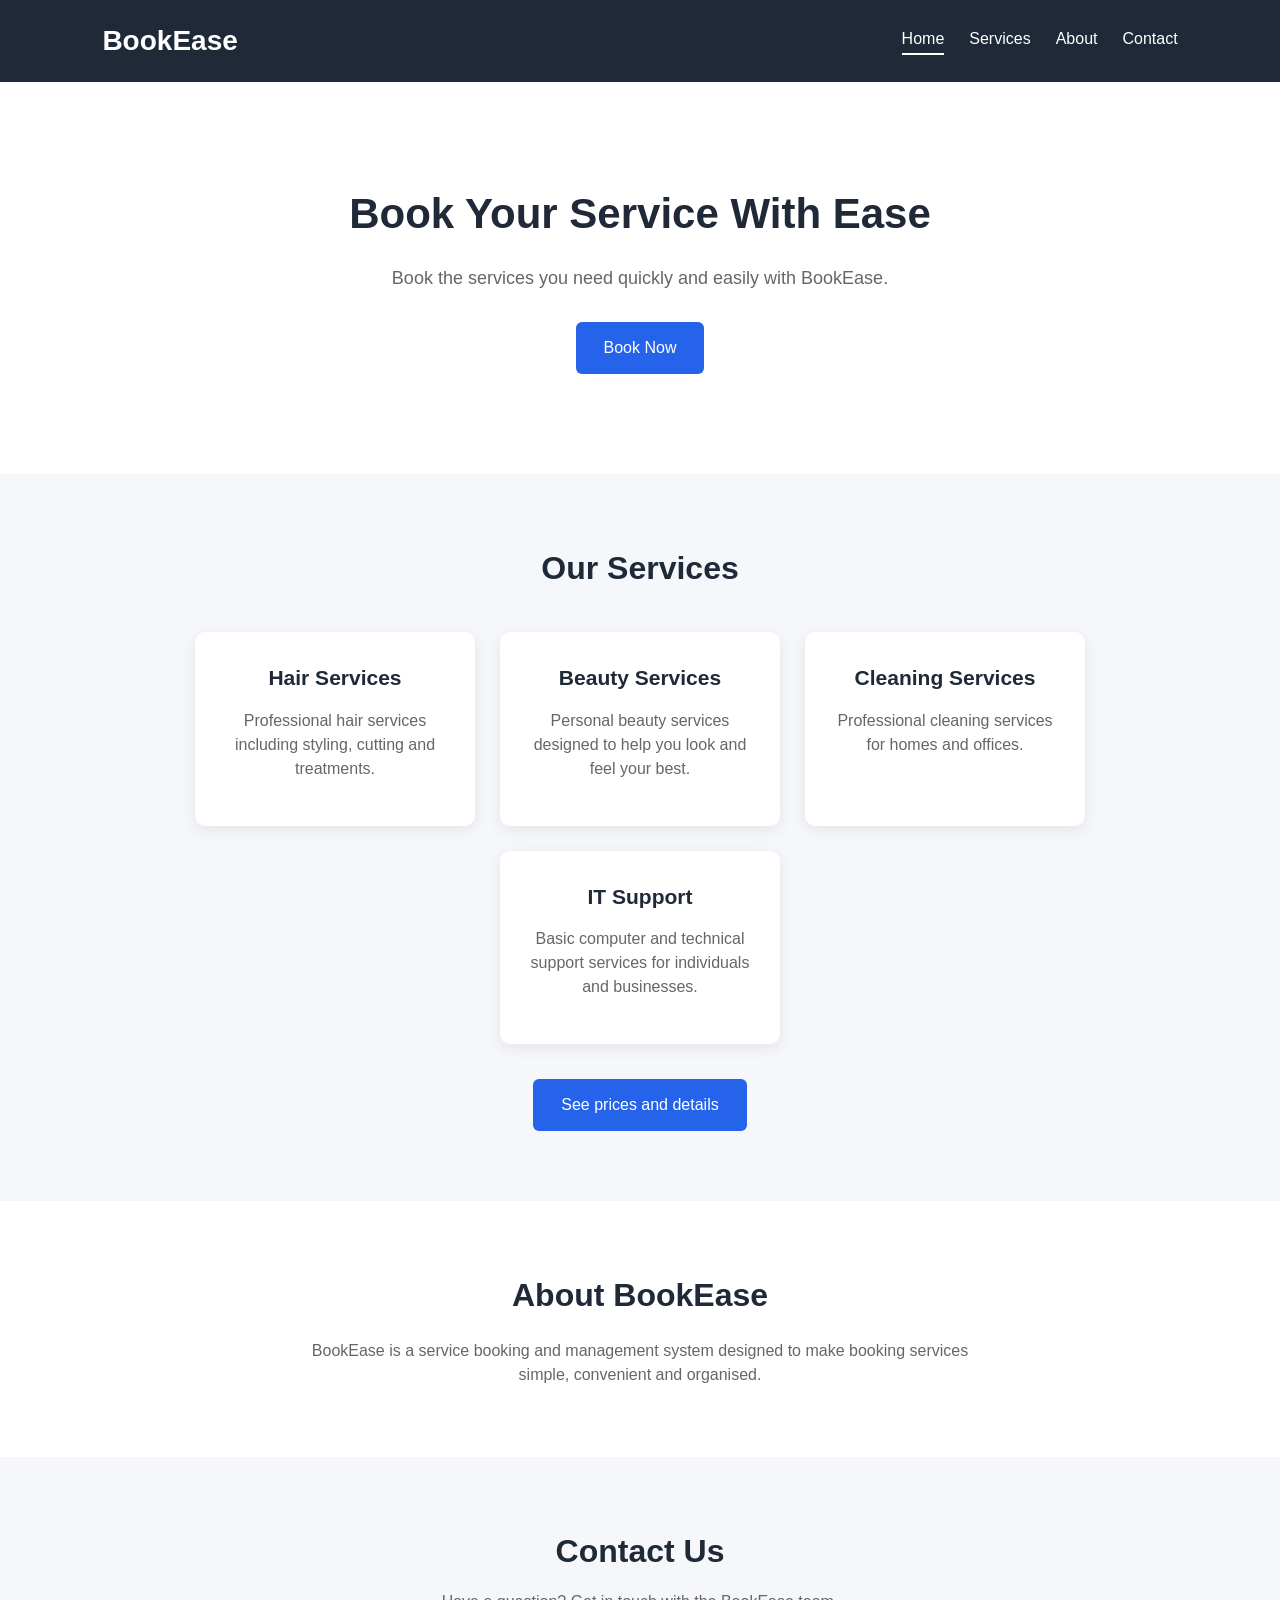
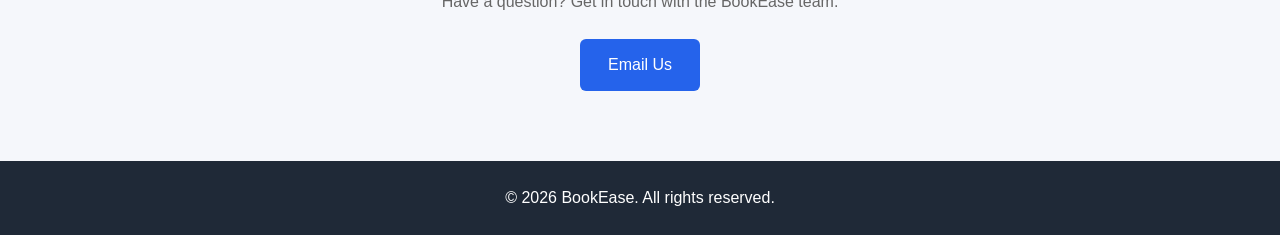
<file: frontend/index.html>
<!DOCTYPE html>
<html lang="en">

<head>
    <meta charset="UTF-8">
    <meta name="viewport" content="width=device-width, initial-scale=1.0">
    <meta name="description" content="BookEase makes it simple to book hair, beauty, cleaning and IT support services online.">

    <title>BookEase - Service Booking</title>

    <link rel="stylesheet" href="style.css">
</head>

<body>

    <!-- Header -->
    <header>
        <h1>BookEase</h1>

        <nav aria-label="Main navigation">
            <a href="index.html" aria-current="page">Home</a>
            <a href="services.html">Services</a>
            <a href="index.html#about">About</a>
            <a href="index.html#contact">Contact</a>
        </nav>
    </header>


    <main>

        <!-- Hero Section -->
        <section class="hero">
            <h2>Book Your Service With Ease</h2>

            <p>
                Book the services you need quickly and easily
                with BookEase.
            </p>

            <a class="btn" href="booking.html">Book Now</a>
        </section>


        <!-- Services Section (cards are built by script.js from the services list) -->
        <section id="services">
            <h2>Our Services</h2>

            <div class="services-container" id="homeServices"></div>

            <p class="link-more">
                <a class="btn" href="services.html">See prices and details</a>
            </p>
        </section>


        <!-- About Section -->
        <section id="about">
            <h2>About BookEase</h2>

            <p>
                BookEase is a service booking and management
                system designed to make booking services
                simple, convenient and organised.
            </p>
        </section>


        <!-- Contact Section -->
        <section id="contact">
            <h2>Contact Us</h2>

            <p>
                Have a question? Get in touch with the
                BookEase team.
            </p>

            <!-- Replace with your real email address -->
            <a class="btn" href="mailto:info@bookease.example">Email Us</a>
        </section>

    </main>


    <!-- Footer -->
    <footer>
        <p>&copy; 2026 BookEase. All rights reserved.</p>
    </footer>


    <script src="script.js"></script>

</body>

</html>
</file>
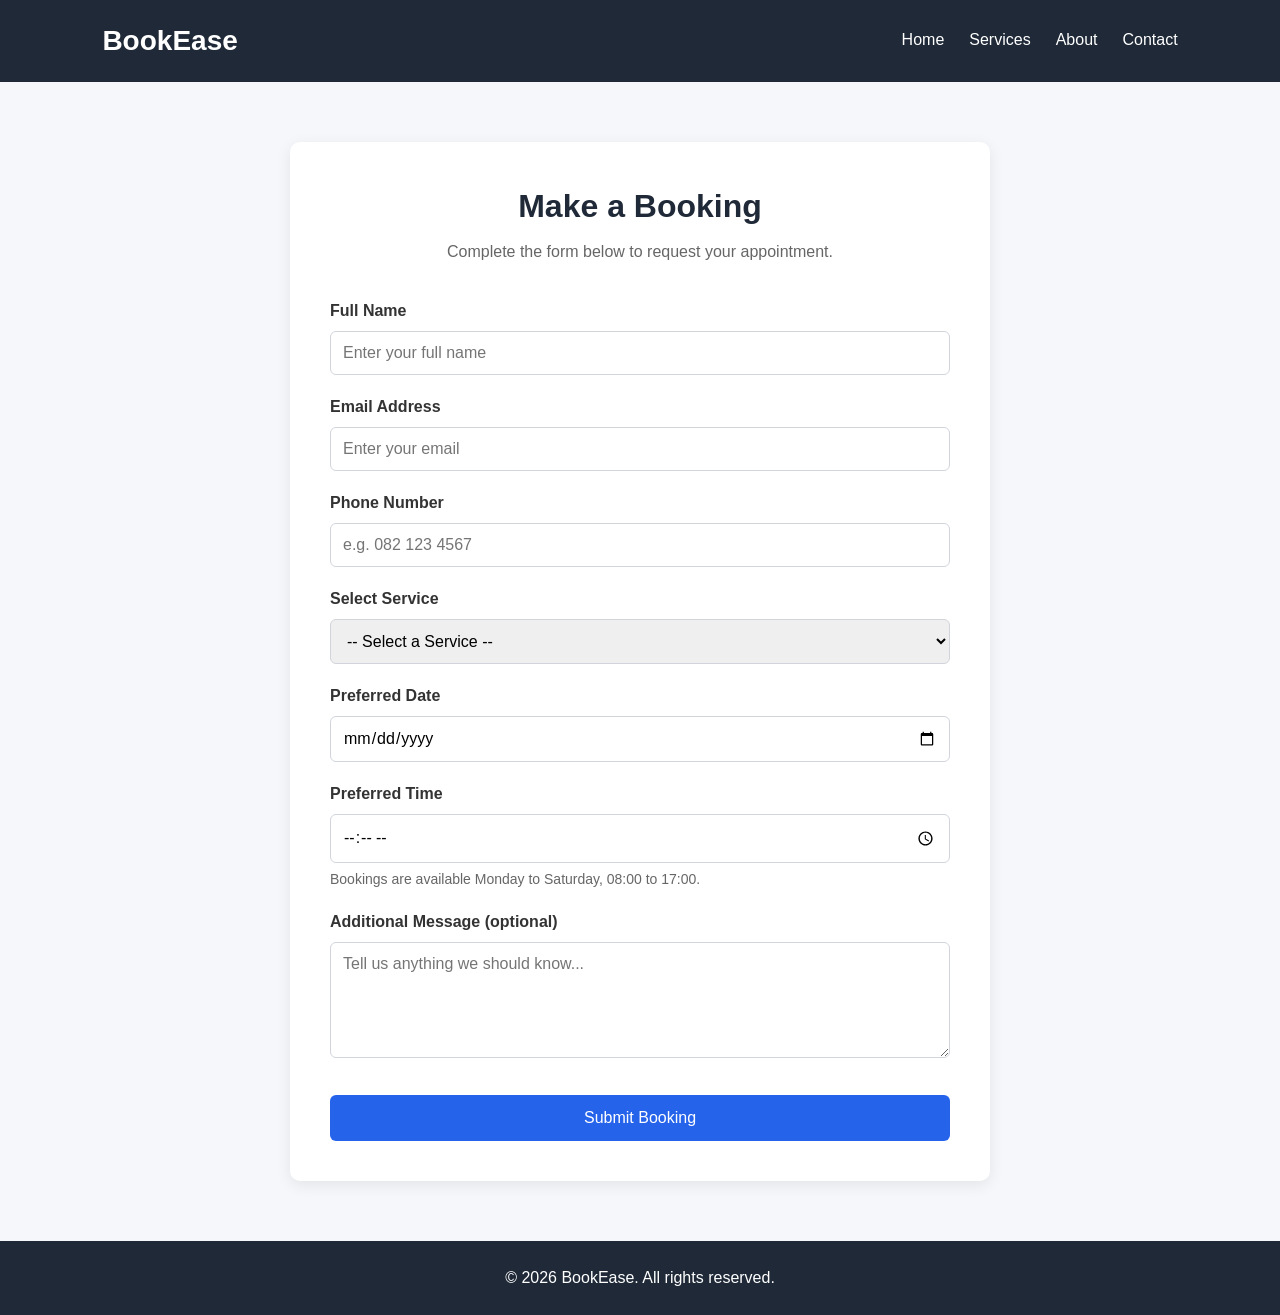
<file: frontend/booking.html>
<!DOCTYPE html>
<html lang="en">

<head>
    <meta charset="UTF-8">
    <meta name="viewport" content="width=device-width, initial-scale=1.0">
    <meta name="description" content="Request an appointment with BookEase.">

    <title>BookEase - Make a Booking</title>

    <link rel="stylesheet" href="style.css">
</head>

<body>

    <!-- Header -->
    <header>
        <h1>BookEase</h1>

        <nav aria-label="Main navigation">
            <a href="index.html">Home</a>
            <a href="services.html">Services</a>
            <a href="index.html#about">About</a>
            <a href="index.html#contact">Contact</a>
        </nav>
    </header>


    <!-- Booking Section -->
    <main>

        <section class="booking-section">

            <h2>Make a Booking</h2>

            <p>Complete the form below to request your appointment.</p>

            <!-- Filled in by script.js after a successful submit -->
            <div class="confirmation" id="bookingConfirmation" role="status" tabindex="-1" hidden></div>

            <form id="bookingForm">

                <!-- Name -->
                <div class="form-group">
                    <label for="name">Full Name</label>
                    <input
                        type="text"
                        id="name"
                        name="name"
                        placeholder="Enter your full name"
                        autocomplete="name"
                        required
                    >
                </div>

                <!-- Email -->
                <div class="form-group">
                    <label for="email">Email Address</label>
                    <input
                        type="email"
                        id="email"
                        name="email"
                        placeholder="Enter your email"
                        autocomplete="email"
                        required
                    >
                </div>

                <!-- Phone (South African formats, e.g. 082 123 4567 or +27 82 123 4567) -->
                <div class="form-group">
                    <label for="phone">Phone Number</label>
                    <input
                        type="tel"
                        id="phone"
                        name="phone"
                        placeholder="e.g. 082 123 4567"
                        autocomplete="tel"
                        pattern="(\+27|0)[0-9 ]{9,12}"
                        title="Enter a South African number, for example 082 123 4567 or +27 82 123 4567"
                        required
                    >
                </div>

                <!-- Service (options are added by script.js) -->
                <div class="form-group">
                    <label for="service">Select Service</label>
                    <select id="service" name="service" aria-describedby="serviceInfo" required>
                        <option value="">-- Select a Service --</option>
                    </select>
                    <p class="form-hint" id="serviceInfo"></p>
                </div>

                <!-- Date (earliest date is set to today by script.js) -->
                <div class="form-group">
                    <label for="date">Preferred Date</label>
                    <input type="date" id="date" name="date" required>
                </div>

                <!-- Time (limits are set from the business hours in script.js) -->
                <div class="form-group">
                    <label for="time">Preferred Time</label>
                    <input type="time" id="time" name="time" required>
                    <p class="form-hint">Bookings are available Monday to Saturday, 08:00 to 17:00.</p>
                </div>

                <!-- Message -->
                <div class="form-group">
                    <label for="message">Additional Message (optional)</label>
                    <textarea
                        id="message"
                        name="message"
                        rows="5"
                        placeholder="Tell us anything we should know..."
                    ></textarea>
                </div>

                <!-- Submit -->
                <button type="submit">Submit Booking</button>

            </form>

        </section>

    </main>


    <!-- Footer -->
    <footer>
        <p>&copy; 2026 BookEase. All rights reserved.</p>
    </footer>


    <script src="script.js"></script>

</body>

</html>
</file>
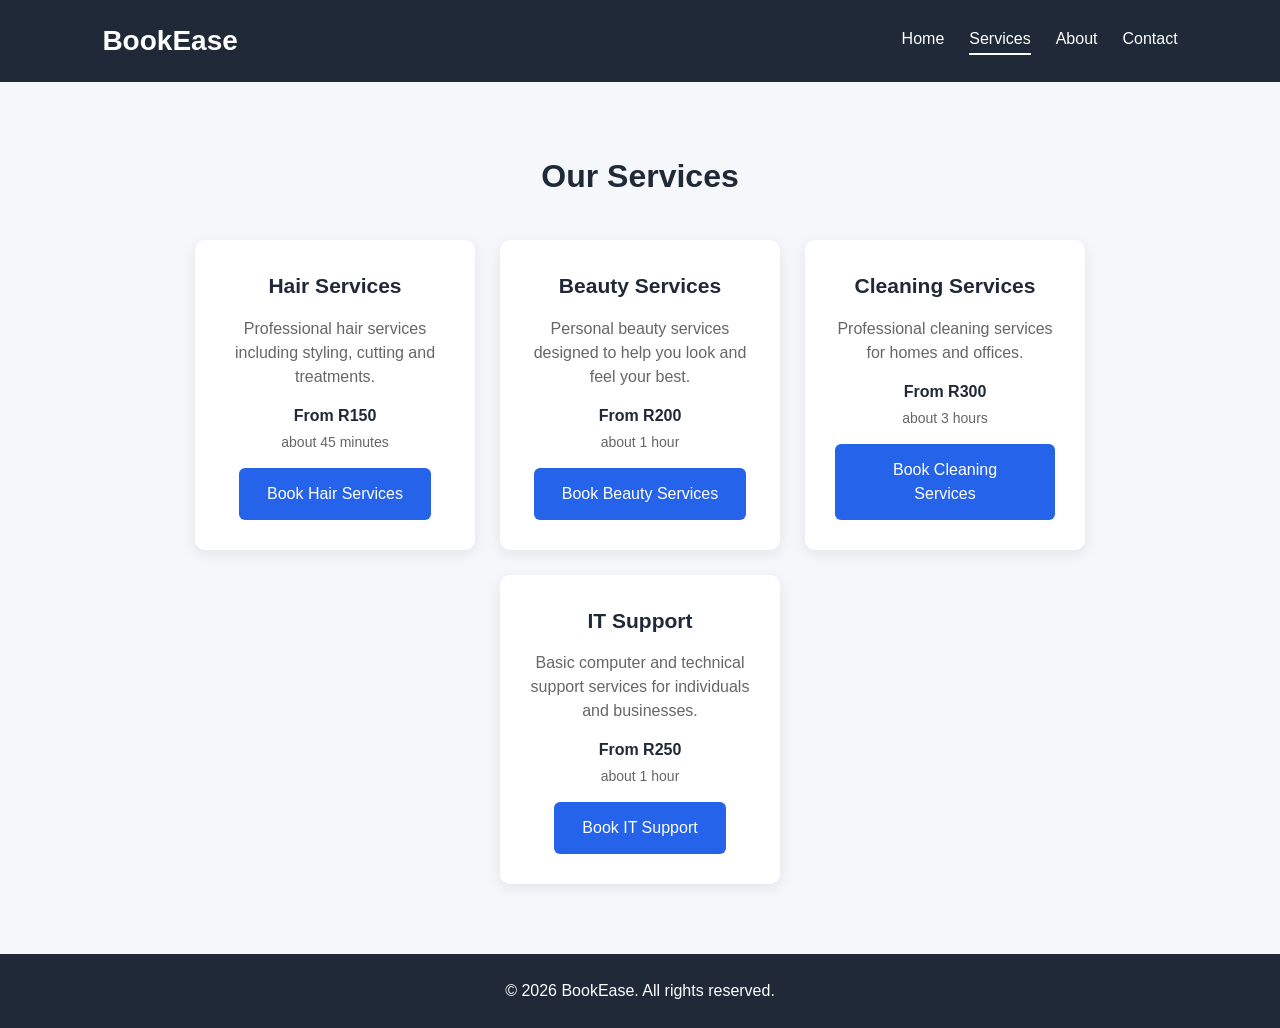
<file: frontend/services.html>
<!DOCTYPE html>
<html lang="en">

<head>
    <meta charset="UTF-8">
    <meta name="viewport" content="width=device-width, initial-scale=1.0">
    <meta name="description" content="See BookEase services, starting prices and how long each one takes.">

    <title>BookEase - Services</title>

    <link rel="stylesheet" href="style.css">
</head>

<body>

    <!-- Header -->
    <header>
        <h1>BookEase</h1>

        <nav aria-label="Main navigation">
            <a href="index.html">Home</a>
            <a href="services.html" aria-current="page">Services</a>
            <a href="index.html#about">About</a>
            <a href="index.html#contact">Contact</a>
        </nav>
    </header>


    <!-- Services Page (cards are built by script.js from the services list) -->
    <main>

        <section id="services">
            <h2>Our Services</h2>

            <div class="services-container" id="servicesList"></div>
        </section>

    </main>


    <!-- Footer -->
    <footer>
        <p>&copy; 2026 BookEase. All rights reserved.</p>
    </footer>


    <script src="script.js"></script>

</body>

</html>
</file>
<file: frontend/style.css>
/* ==========================================================
   BookEase - style.css
   ========================================================== */

/* ---------- Design tokens ---------- */
:root {
    --color-dark: #1f2937;
    --color-primary: #2563eb;
    --color-primary-hover: #1d4ed8;
    --color-bg: #f5f7fb;
    --color-surface: #ffffff;
    --color-text: #333333;
    --color-muted: #666666;
    --color-border: #d1d5db;
    --color-success-bg: #ecfdf5;
    --color-success-border: #10b981;

    --radius-sm: 6px;
    --radius-md: 10px;
    --shadow-card: 0 4px 15px rgba(0, 0, 0, 0.08);
}

/* ---------- Base ---------- */
* {
    margin: 0;
    padding: 0;
    box-sizing: border-box;
}

body {
    font-family: Arial, sans-serif;
    background-color: var(--color-bg);
    color: var(--color-text);
    line-height: 1.5;
}

/* Keyboard focus: visible for everyone who needs it */
:focus-visible {
    outline: 3px solid var(--color-primary);
    outline-offset: 2px;
}

/* ---------- Header and navigation ---------- */
header {
    background-color: var(--color-dark);
    color: white;
    padding: 20px 8%;
    display: flex;
    justify-content: space-between;
    align-items: center;
}

header h1 {
    font-size: 28px;
}

nav {
    display: flex;
    gap: 25px;
}

nav a {
    color: white;
    text-decoration: none;
    font-size: 16px;
    padding-bottom: 2px;
}

nav a:hover {
    text-decoration: underline;
}

/* Current page indicator */
nav a[aria-current="page"] {
    border-bottom: 2px solid white;
}

/* ---------- Buttons (<button> and <a class="btn">) ---------- */
button,
.btn {
    display: inline-block;
    background-color: var(--color-primary);
    color: white;
    border: none;
    padding: 14px 28px;
    border-radius: var(--radius-sm);
    font-size: 16px;
    font-family: inherit;
    text-decoration: none;
    cursor: pointer;
}

button:hover,
.btn:hover {
    background-color: var(--color-primary-hover);
}

/* ---------- Hero ---------- */
.hero {
    background-color: var(--color-surface);
    text-align: center;
    padding: 100px 20px;
}

.hero h2 {
    font-size: 42px;
    margin-bottom: 20px;
    color: var(--color-dark);
}

.hero p {
    font-size: 18px;
    color: var(--color-muted);
    max-width: 600px;
    margin: 0 auto 30px;
}

/* ---------- Services ---------- */
#services {
    padding: 70px 8%;
    text-align: center;
}

#services h2 {
    font-size: 32px;
    margin-bottom: 40px;
    color: var(--color-dark);
}

.services-container {
    display: flex;
    justify-content: center;
    gap: 25px;
    flex-wrap: wrap;
}

.service-card {
    background-color: var(--color-surface);
    width: 280px;
    padding: 30px;
    border-radius: var(--radius-md);
    box-shadow: var(--shadow-card);
    display: flex;
    flex-direction: column;
}

.service-card h3 {
    font-size: 21px;
    margin-bottom: 15px;
    color: var(--color-dark);
}

.service-card p {
    color: var(--color-muted);
    margin-bottom: 15px;
}

.service-card .service-price {
    color: var(--color-dark);
    margin-bottom: 4px;
}

.service-card .service-meta {
    font-size: 14px;
}

/* Keeps the "Book Service" buttons lined up at the bottom of each card */
.service-card .btn {
    margin-top: auto;
    align-self: center;
}

.link-more {
    margin-top: 35px;
}

/* ---------- About ---------- */
#about {
    background-color: var(--color-surface);
    padding: 70px 8%;
    text-align: center;
}

#about h2 {
    font-size: 32px;
    margin-bottom: 20px;
    color: var(--color-dark);
}

#about p {
    max-width: 700px;
    margin: 0 auto;
    color: var(--color-muted);
}

/* ---------- Contact ---------- */
#contact {
    padding: 70px 8%;
    text-align: center;
    background-color: var(--color-bg);
}

#contact h2 {
    font-size: 32px;
    margin-bottom: 15px;
    color: var(--color-dark);
}

#contact p {
    margin-bottom: 25px;
    color: var(--color-muted);
}

/* ---------- Footer ---------- */
footer {
    background-color: var(--color-dark);
    color: white;
    text-align: center;
    padding: 25px;
}

/* ---------- Booking page ---------- */
.booking-section {
    max-width: 700px;
    margin: 60px auto;
    padding: 40px;
    background-color: var(--color-surface);
    border-radius: var(--radius-md);
    box-shadow: var(--shadow-card);
}

.booking-section h2 {
    text-align: center;
    font-size: 32px;
    color: var(--color-dark);
    margin-bottom: 10px;
}

.booking-section > p {
    text-align: center;
    color: var(--color-muted);
    margin-bottom: 35px;
}

.form-group {
    margin-bottom: 20px;
}

.form-group label {
    display: block;
    margin-bottom: 8px;
    font-weight: bold;
}

.form-group input,
.form-group select,
.form-group textarea {
    width: 100%;
    padding: 12px;
    border: 1px solid var(--color-border);
    border-radius: var(--radius-sm);
    font-size: 16px;
    font-family: Arial, sans-serif;
}

/* Border colour change plus the global focus ring */
.form-group input:focus,
.form-group select:focus,
.form-group textarea:focus {
    border-color: var(--color-primary);
}

.form-group textarea {
    resize: vertical;
}

.form-hint {
    margin-top: 6px;
    font-size: 14px;
    color: var(--color-muted);
}

.booking-section button[type="submit"] {
    width: 100%;
    margin-top: 10px;
}

/* Confirmation shown after a booking is submitted */
.confirmation {
    background-color: var(--color-success-bg);
    border-left: 5px solid var(--color-success-border);
    border-radius: var(--radius-sm);
    padding: 20px;
    margin-bottom: 30px;
}

.confirmation[hidden] {
    display: none;
}

.confirmation h3 {
    color: var(--color-dark);
    margin-bottom: 10px;
}

.confirmation dl {
    display: grid;
    grid-template-columns: max-content 1fr;
    gap: 6px 15px;
}

.confirmation dt {
    font-weight: bold;
}

/* ---------- Mobile ---------- */
@media (max-width: 768px) {

    header {
        flex-direction: column;
        gap: 20px;
    }

    nav {
        flex-wrap: wrap;
        justify-content: center;
    }

    .hero {
        padding: 70px 20px;
    }

    .hero h2 {
        font-size: 32px;
    }

    .services-container {
        flex-direction: column;
        align-items: center;
    }

    .service-card {
        width: 90%;
        max-width: 350px;
    }

    .booking-section {
        width: 90%;
        padding: 25px;
    }
}
</file>
